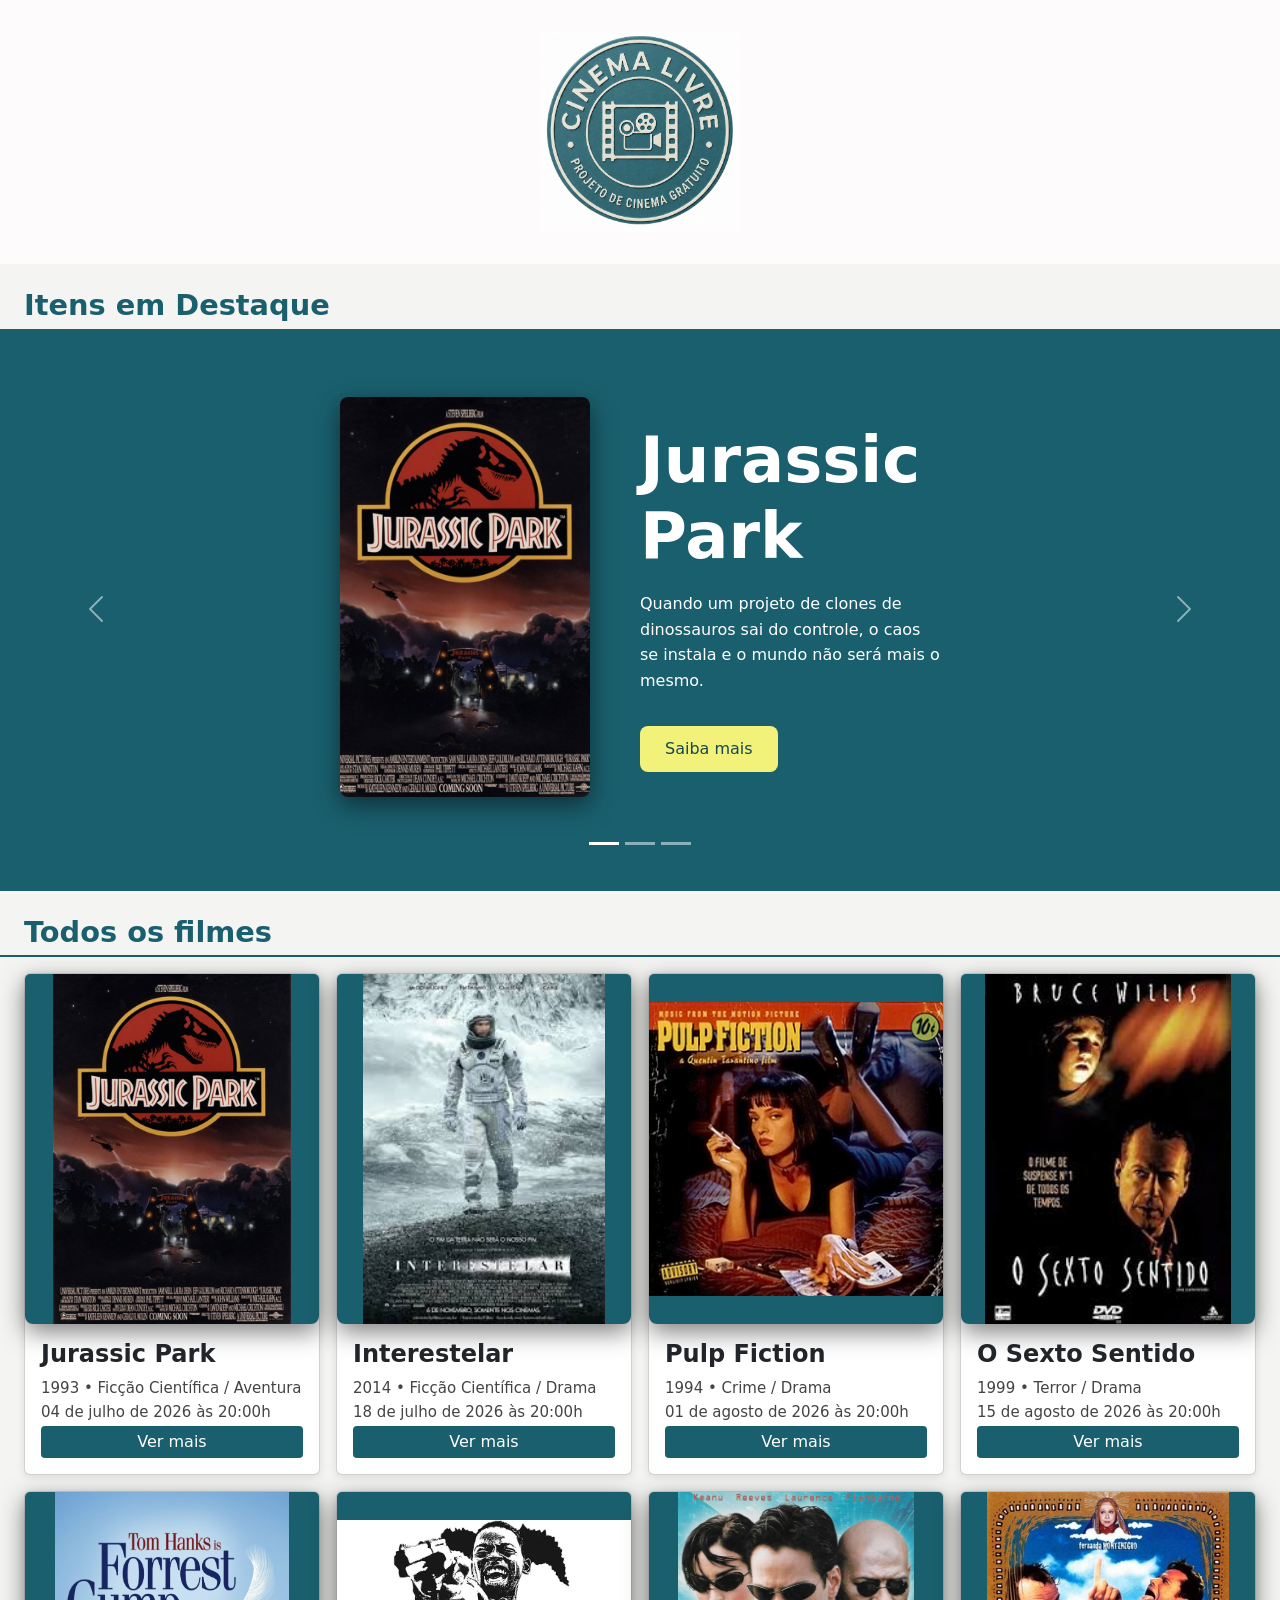
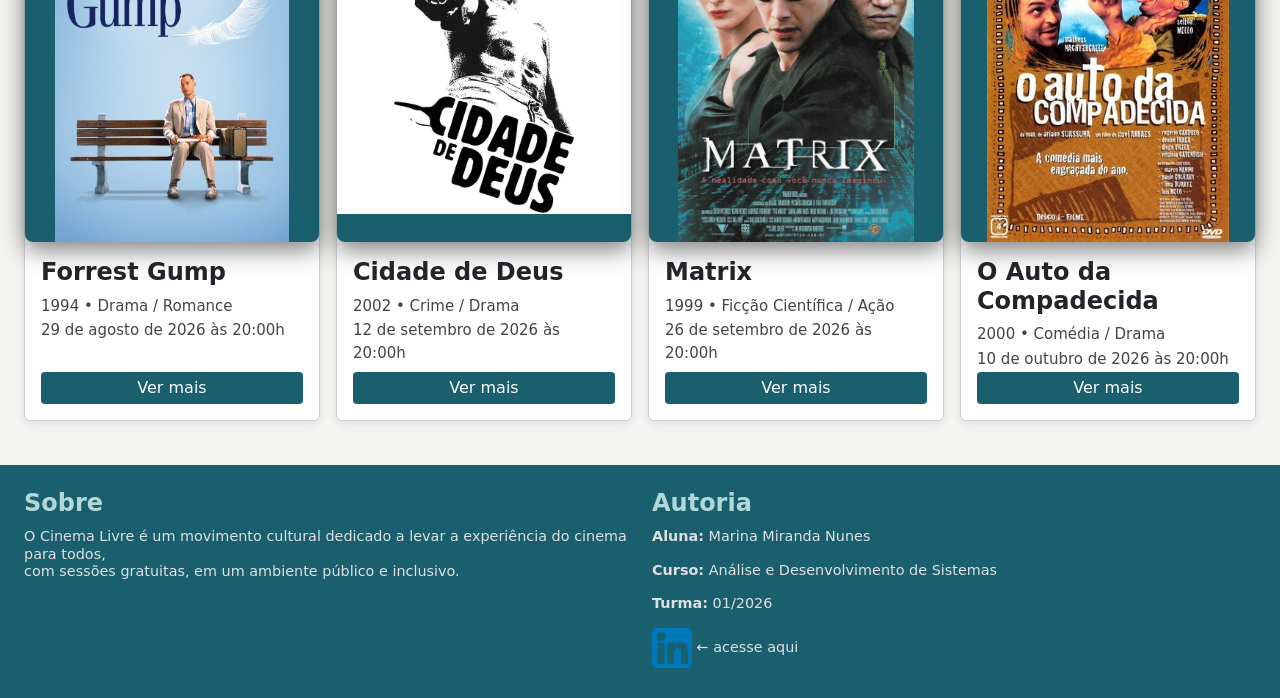
<file: public/index.html>
<!DOCTYPE html>
<html lang="pt-br">
<head>
    <meta charset="UTF-8">
    <meta name="viewport" content="width=device-width, initial-scale=1.0">
    <title>Cinema Livre</title>
    <link rel="stylesheet" href="styles.css">
    <link href="https://cdn.jsdelivr.net/npm/bootstrap@5.3.8/dist/css/bootstrap.min.css" rel="stylesheet" integrity="sha384-sRIl4kxILFvY47J16cr9ZwB07vP4J8+LH7qKQnuqkuIAvNWLzeN8tE5YBujZqJLB" crossorigin="anonymous">
</head>

<body>

    <!--======================================================
    ATENÇÃO: PARA O TESTE, ABRIR A PÁGINA POR ESTE HTML (HOME)
    =======================================================-->



    <!-- cabeçãlho -->
    <header id="cabecalho">
        <div class="container-fluid px-4 py-3 d-flex justify-content-center align-items-center">
            <img src="img/logo.jpeg" alt="Cinema Livre" id="logo">
        </div>
    </header>       

    <main>

        <!-- primeira sessão: o carrossel -->
        <section id="destaques">
            <h2 class="section-titulo px-4 pt-4">Itens em Destaque</h2>
             <div id="carrossel-destaques" class="carousel slide px-4 pb-4" data-bs-ride="carousel" data-bs-interval="2000">
                <div class="carousel-inner" id="carousel-inner-destaques">

                    <!-- js vai preencher: -->
                </div>
                <button class="carousel-control-prev" type="button" data-bs-target="#carrossel-destaques" data-bs-slide="prev">
                    <span class="carousel-control-prev-icon"></span>
                </button>
                <button class="carousel-control-next" type="button" data-bs-target="#carrossel-destaques" data-bs-slide="next">
                    <span class="carousel-control-next-icon"></span>
                </button>
                <div class="carousel-indicators" id="carousel-indicators-destaques">
                    <!-- preenchido pelo app.js -->
                </div>
            </div>
        </section>

        <!-- segunda sessão: todos filmes: -->
        <section id="todos-filmes">
            <h2 class="section-titulo px-4 pt-4">Todos os filmes</h2>
            <div class="row g-3 px-4 pb-4" id="lista-filmes">
                <!-- preenchido pelo app.js -->
            </div>
        </section>

        <!-- minhas informações -->
        <section id="info-aluna">
            <div class="container-fluid px-4 py-4">
                <div class="row">
                    <div class="col-12 col-md-6" id="sobre-bloco">
                        <h3>Sobre</h3>
                        <p>O Cinema Livre é um movimento cultural dedicado a levar a experiência do cinema para todos, <br>
com sessões gratuitas, em um ambiente público e inclusivo. </p>
                    </div>
                    <div class="col-12 col-md-6" id="autoria-bloco">
                        <h3>Autoria</h3>
                        <p><strong>Aluna:</strong> Marina Miranda Nunes</p>
                        <p><strong>Curso:</strong> Análise e Desenvolvimento de Sistemas</p>
                        <p><strong>Turma:</strong> 01/2026</p>
                        <p class="mt-2"> <!--espaçamento do bootstrap (vai de 0 à 5)-->
                            <a href="https://www.linkedin.com/in/marinamirandacontatopro" target="_blank" class="text-decoration-none">
                                <button id="logolinkedin" style="background: none; border: none; padding: 0;">
                                  <img src="img/linkedin.png" alt="LinkedIn" style="width: 40px; height: auto;">
                                </button>
                            </a> ← acesse aqui
                        </p>
                        
                    </div>
                </div>
            </div>
        </section>

    </main>

    <script src="script.js"></script>
    <script src="https://cdn.jsdelivr.net/npm/bootstrap@5.3.8/dist/js/bootstrap.bundle.min.js" integrity="sha384-FKyoEForCGlyvwx9Hj09JcYn3nv7wiPVlz7YYwJrWVcXK/BmnVDxM+D2scQbITxI" crossorigin="anonymous"></script>

</body>
</html>

<!--https://cdn.jsdelivr.net/npm/bootstrap@5.3.8/dist/css/bootstrap.min.css-->
</file>
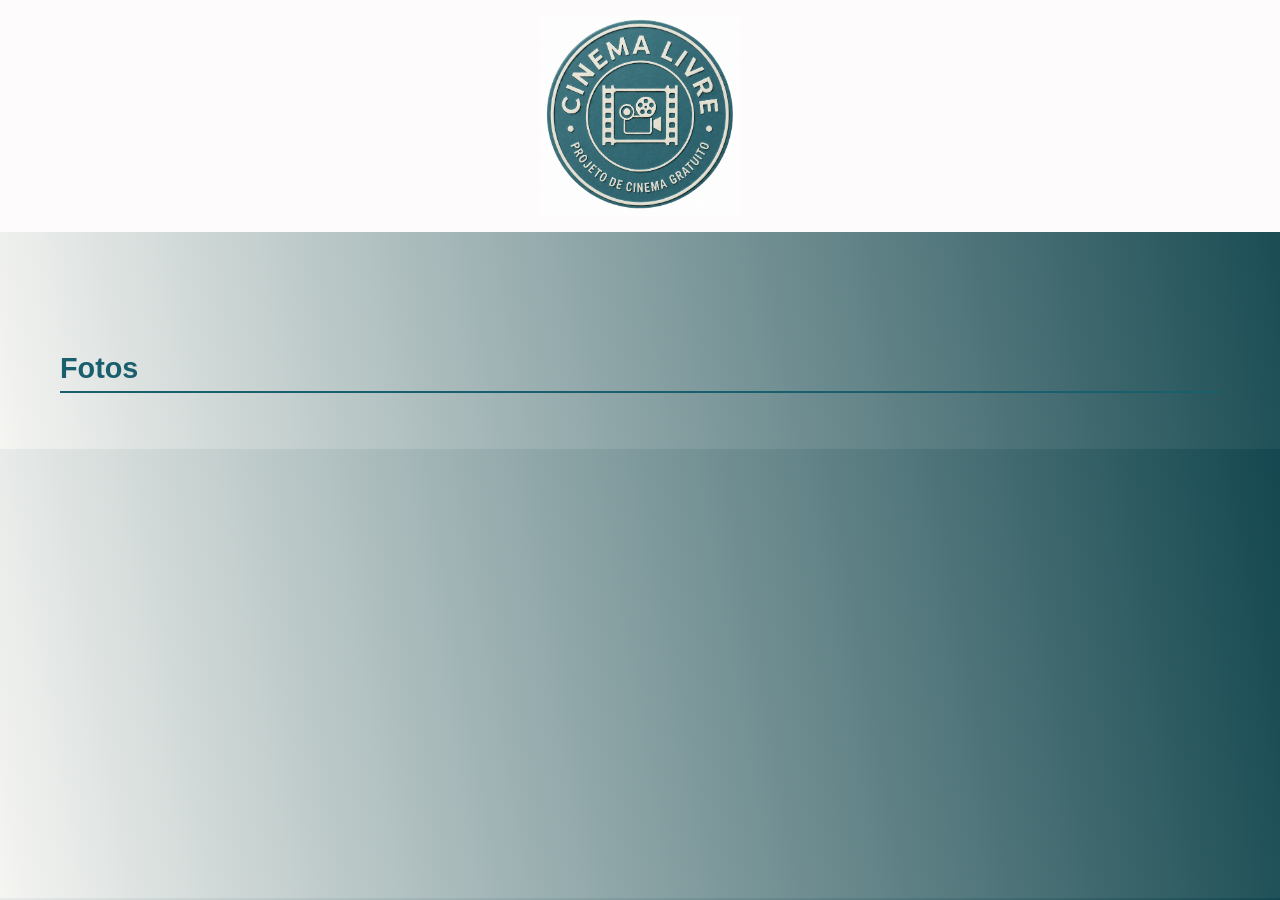
<file: public/detalhes.html>
<!DOCTYPE html>
    <html lang="pt-br">
        <head>
            <meta charset="UTF-8">
            <meta name="viewport" content="width=device-width, initial-scale=1.0">
            <title>Cinema Livre</title>
            <link rel="stylesheet" href="styles.css">
        </head>



    
      <body>
        <header id="cabecalho">
            <div class="interface-container cabecalho-conteudo">
                <a href="index.html"> <img src="img/logo.jpeg" alt="Cinema Livre" id="logo">
                </a>
            </div>
        </header>

        <main>
            <section id="detalhe-info" class="secao-filme">
                <div class="interface-container">
                     <div class="grade-filme" id="detalhe-conteudo">
                     </div>
                </div>
            </section>

            <section id="detalhe-fotos" class="secao-filme">
                 <div class="interface-container">
                     <h2 class="section-titulo">Fotos</h2>
                     <div class="galeria-fotos" id="detalhe-galeria">
                     </div>
                 </div>
            </section>
        </main>

        <script src="script.js"></script>
      </body>
    </html>
</file>
<file: public/styles.css>
/*estilo geral reset*/
* {
    margin: 0;
    padding: 0;
    box-sizing: border-box;
}

body {
    background-color: #f4f4f2;
    font-family: 'Trebuchet MS', Arial, sans-serif;
    color: #2c2c2c;
}

/* cabeçalho*/
#cabecalho {
    background-color: #fdfbfb;
    border-bottom: 3px solid #1a5f6e;
    padding: 20px 0;
    display: flex;
    justify-content: center;
    align-items: center;
}

#logo {
    height: 250px;
    width: auto;
}

/* títulos das seções  */
.section-titulo {
    color: #1a5f6e;
    font-size: 1.4rem;
    font-weight: 600;
    margin-bottom: 15px;
    border-bottom: 2px solid #1a5f6e;
    padding-bottom: 6px;
}

/* carrossel*/
#destaques {
    background-color: #1a5f6e;
    padding-bottom: 20px;
    min-height: 400px;
}

#destaques h2{
    background-color: #f4f4f2;
}

.carousel-img {
    height: 350px;
    object-fit: cover;
    object-position: center;
    border-radius: 8px;
}

.carousel-item .d-flex{
    min-height: 400px;
}

.carousel-caption {
    background-color: rgba(26, 95, 110, 0.75);
    border-radius: 8px;
    padding: 10px 16px;
}

.carousel-caption h5 {
    font-size: 1.3rem;
    font-weight: 700;
    color: #ffffff;
}

.carousel-caption p {
    font-size: 0.9rem;
    color: #e0e0e0;
}

/*estilo dos cards */
#todos-filmes {
    background-color: #f4f4f2;
    padding-bottom: 20px;
}

.card {
    border: none;
    border-radius: 8px;
    box-shadow: 0 2px 8px rgba(0,0,0,0.10);
    transition: transform 0.2s;
    }

.card-body {
    display: flex;
    flex-direction: column;
}

.card-body .btn {
    margin-top: auto; /* botão sempre no fundo do box do  card*/
}

.card:hover {
    transform: translateY(-4px);
}


.card-img-top {
    height: 350px; /*tamanho do poster no carrossel*/
    width: auto;
    object-fit: contain;
    background-color: #1a5f6e;
    border-radius: 8px;
    box-shadow: 0 8px 24px rgba(0,0,0,0.5);
}

.card-title {
    font-size: 1.5rem;
    font-weight: 600;
    color: #1a5f6e;
    margin-bottom: 6px;
}

.card-text {
    font-size: 15px;
    color: #444;
    margin-bottom: 2px;
}

.card .btn {
    background-color: #1a5f6e;
    color: #ffffff;
    font-size: 1.0rem;
    border: none;
}

.card .btn:hover {
    background-color: #14474f;
}

/* minha seção:  */
#info-aluna {
    background-color: #1a5f6e;
    color: #f4f4f2;
}

#info-aluna h3 {
    font-size: 1.5rem;
    font-weight: 600;
    margin-bottom: 10px;
    color: #b2d8d8;
}

#info-aluna p {
    font-size: 0.9rem;
    line-height: 1.2;
    color: #e0e0e0;
}

#logolinkedin {
    height: 30px;
    width: auto;}


/*posteres */
.poster-lateral {
    height: 280px;
    width: auto;
    object-fit: cover;
    border-radius: 8px;
    opacity: 0.5;
    filter: blur(2px);
}

.poster-central-wrapper {
    position: relative;
}

.poster-central {  
    display: flex;
    height: 400px; /*tamanho do poster no carrossel*/
    width: 250px;
    object-fit: cover;
    border-radius: 8px;
    box-shadow: 0 8px 24px rgba(0,0,0,0.5);
    z-index: 20;
}

.poster-texto {
    color: #ffffff;
    max-width: 300px;
}

.poster-texto h3 {
    font-size: 4rem;
    font-weight: 700;
    margin-bottom: 16px;
}

.poster-texto p {
    font-size: 1.0rem;
    line-height: 1.6;
}

.poster-legenda h5 {
    font-size: 1rem;
    font-weight: 700;
    margin-bottom: 4px;
}

.poster-legenda p {
    font-size: 0.8rem;
    margin: 0;
}

.poster-texto .btn {
    background-color: rgb(242, 242, 122);
    color: #14474f;
    font-size: 1.0rem;
    padding: 10px 24px;
    border-radius: 8px;
}

.poster-texto .btn:hover {
    background-color: #14474f;
    color: #ffffff;
}

.slide-content  /* conteudo do carrossel */{
    /* d-flex justify-content-center align-items-center gap-4 py-4 px-3 */
    display: flex;
    flex-direction: row;
    justify-content: center;
    align-items: center;
    gap: 4;
    img {
        margin-right: 50px;
        margin-bottom: 50px;
        margin-top: 50px;
    }
}

/*Responsividade: */
@media (max-width: 768px) {
    #logo {
        height: 70px;
    }

    .poster-central {
        height: 230px;
        width: auto;
        max-width: 100%;
    }

    .poster-texto {
        text-align: left;
        max-width: 100%;
        padding: 0px;
    }

    .poster-texto h3 {
        font-size: 1.4rem;
    }

    .poster-texto p {
        text-align: left;
        font-size: 0.9rem;
    }

    .poster-texto .btn{
        font-size: 0.85rem;
        padding: 6px 16px;
    }

    #info-aluna .col-12 {
        margin-bottom: 20px;
    }
}

/*============ css da detalhe.html===========*/

body {
 font-family: sans-serif;
 font-size: 25px;
 background: linear-gradient(800deg, #f5f5f2, #14474f); /* cor do fundo da tela */
 color: #ffffff;
}

/* limitação da largura máxima e centralizar o conteúdo na tela */
.interface-container {
 width: 100%;
 max-width: 1200px;
 margin: 0 auto;
 padding: 0 20px;
}

/* espaçamento interno (equivalente ao py-4 do bootstrap) */
.secao-filme {
 padding: 40px 0;
}

/* cabeçalho (substitui o d-flex justify-content-center do bootstrap) */
#cabecalho {
 padding: 16px 0;
 border-bottom:0cap;
}

.cabecalho-conteudo {
 display: flex;
 justify-content: center;
 align-items: center;
}

#logo {
 max-height: 200px; /* tamanho da logo */
 height: auto;
 display: block;
}

/* seção 1: Grid de informações do filme */
.grade-filme {
 display: grid;
 grid-template-columns: 1fr; /*celular com 1 coluna */
 gap: 30px;
 }

#detalhe-texto hr { /*linhas de detalhes*/
    border-color: #6f9199;
    }

/* Diminuir o tamanho dos textos na tela de detalhes */
#detalhe-texto {
    font-size: 16px; 
    line-height: 1.5; 
    padding: 15px;
    }

#detalhe-titulo p strong{
    font-size: 18px;
}

#detalhe-titulo {
    color: #1a5f6e;
    margin-bottom: 15px;
    border-bottom: 2px solid #1a5f6e;
    padding-bottom: 6px;}




/* botão de voltar*/
.btn-detalhe {
    background-color: rgb(242, 242, 122);
    color: #14474f;
    font-size: 1rem;
    border: none;
    border-radius: 8px;
    padding: 10px 24px;
    text-decoration: none;
    display: inline-block;

}

.btn-detalhe:hover{
    background-color: #14474f;
    color: #ffffff;
}

/* seção 2: Grid da galeria de fotos */
.galeria-fotos {
 display: grid;
 grid-template-columns: repeat(auto-fit, minmax(250px, 1fr)); /*galeria responsiva automática */
 gap: 16px;
 margin-top: 16px;
}

.foto-detalhe{ /*tamanhos das imagens de cenas*/
    width: 100%;
    height: 300px;
    object-fit: cover;
    object-position: center;
    border-radius: 8px 8px 0 0;
}

#detalhe-galeria .card-text{
    color:#1a5f6e;
}

/*imagens do app.js responsivas */
.grade-filme img,
.galeria-fotos img {
 width: 100%;
 /*height: auto;*/
 display: block;
 border-radius: 8px;
}

/* título da seção */
.section-titulo {
 font-size: 1.8rem;
 margin-bottom: 16px;
}



/* Media Query para desktop*/
@media (min-width: 768px) {
 .grade-filme {
 /* em tela grande, coloca em 2 colunas: pôster na esquerda, texto na direita*/
 grid-template-columns: 300px 1fr; 
 }
}
</file>
